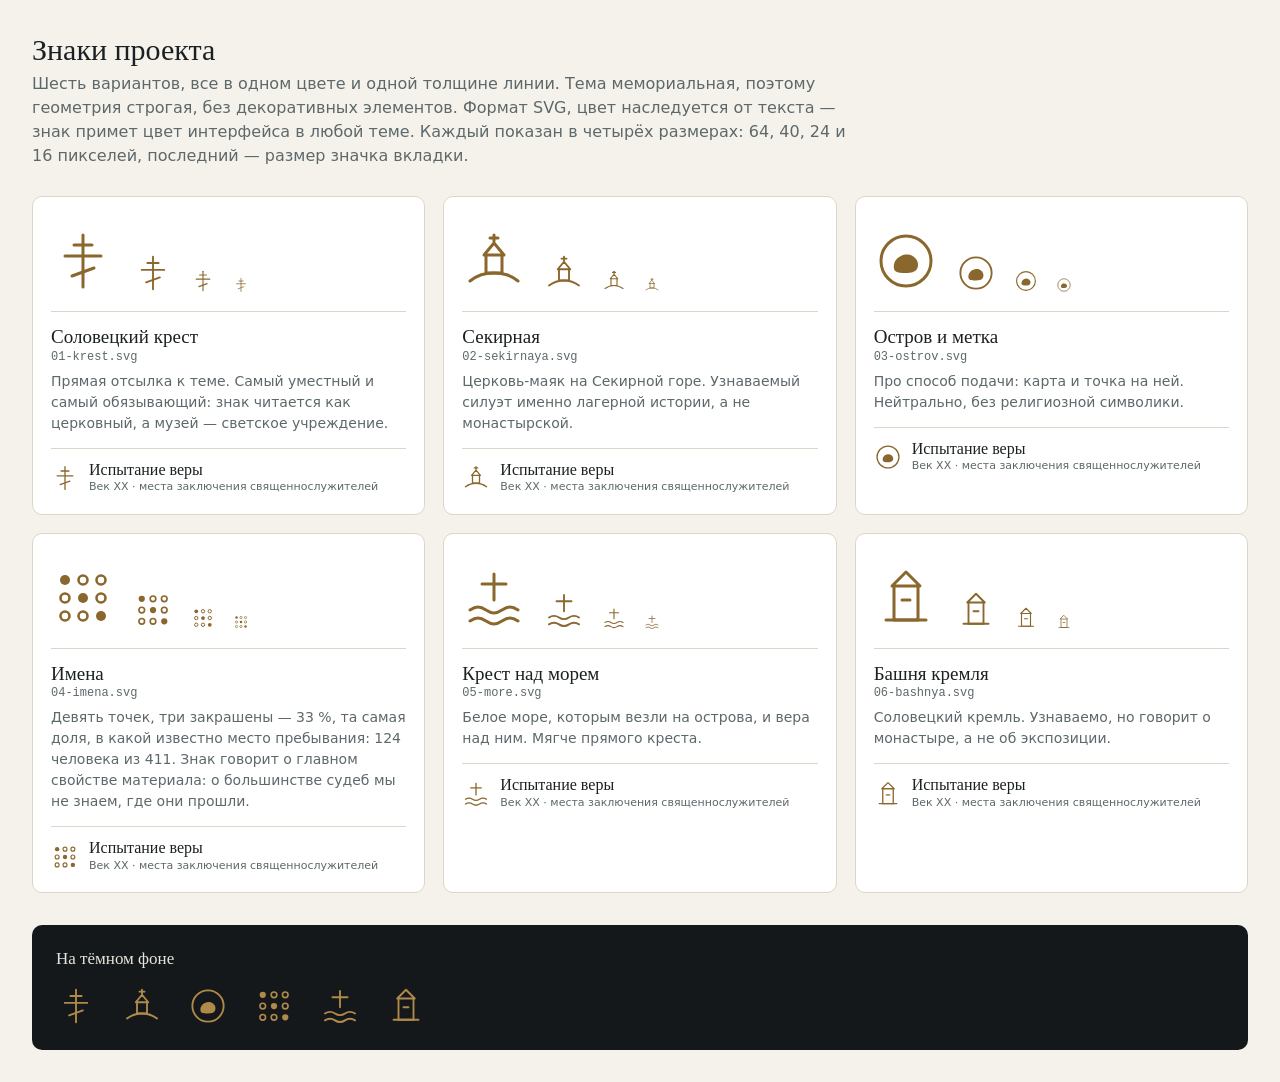
<file: app/assets/logo/просмотр.html>
<!doctype html>
<html lang="ru"><head><meta charset="utf-8">
<title>Знаки проекта — просмотр</title>
<style>
:root{--bg:#f5f2ec;--ink:#1b2022;--dim:#5d686b;--line:#ddd5c7;--accent:#8a672c}
*{box-sizing:border-box}
body{margin:0;padding:32px;background:var(--bg);color:var(--ink);
     font:16px/1.5 system-ui,"Segoe UI",-apple-system,sans-serif}
h1{font:400 30px/1.2 Georgia,serif;margin:0 0 4px}
.lead{color:var(--dim);margin:0 0 28px;max-width:52em}
.grid{display:grid;grid-template-columns:repeat(auto-fill,minmax(320px,1fr));gap:18px}
.card{border:1px solid var(--line);border-radius:10px;padding:18px;background:#fff}
.row{display:flex;align-items:flex-end;gap:18px;color:var(--accent);
     padding:14px 0 18px;border-bottom:1px solid var(--line);margin-bottom:14px}
.m{display:inline-flex}
.m--64 svg{width:64px;height:64px}.m--40 svg{width:40px;height:40px}
.m--28 svg{width:28px;height:28px}.m--24 svg{width:24px;height:24px}
.m--16 svg{width:16px;height:16px}
h2{font:400 19px/1.2 Georgia,serif;margin:0 0 2px}
.file{margin:0 0 8px;font:12px/1 ui-monospace,Menlo,monospace;color:var(--dim)}
.note{margin:0 0 14px;font-size:14px;color:var(--dim)}
.lock{display:flex;align-items:center;gap:10px;color:var(--accent);
      border-top:1px solid var(--line);padding-top:12px}
.lock__t b{display:block;font:400 16px/1.15 Georgia,serif;color:var(--ink)}
.lock__t small{display:block;font-size:11px;color:var(--dim)}
.dark{margin-top:32px;background:#14181a;border-radius:10px;padding:24px}
.dark h3{margin:0 0 16px;font:400 17px/1.2 Georgia,serif;color:#e8e4dc}
.dark .row{color:#b08a4a;border:0;padding:0;margin:0;flex-wrap:wrap;gap:26px}
</style></head><body>
<h1>Знаки проекта</h1>
<p class="lead">Шесть вариантов, все в одном цвете и одной толщине линии. Тема мемориальная,
поэтому геометрия строгая, без декоративных элементов. Формат SVG, цвет наследуется
от текста — знак примет цвет интерфейса в любой теме. Каждый показан в четырёх размерах:
64, 40, 24 и 16 пикселей, последний — размер значка вкладки.</p>
<div class="grid"><article class="card">
  <div class="row">
    <span class="m m--64"><svg xmlns="http://www.w3.org/2000/svg" viewBox="0 0 64 64" fill="none"
     stroke="currentColor" stroke-width="3" stroke-linecap="round">
  <title>Соловецкий крест</title>
  <!-- Восьмиконечный крест: прямая отсылка к теме экспозиции -->
  <path d="M32 6v52"/>
  <path d="M23 16h18"/>
  <path d="M14 27h36"/>
  <path d="M21 47l22-8"/>
</svg></span>
    <span class="m m--40"><svg xmlns="http://www.w3.org/2000/svg" viewBox="0 0 64 64" fill="none"
     stroke="currentColor" stroke-width="3" stroke-linecap="round">
  <title>Соловецкий крест</title>
  <!-- Восьмиконечный крест: прямая отсылка к теме экспозиции -->
  <path d="M32 6v52"/>
  <path d="M23 16h18"/>
  <path d="M14 27h36"/>
  <path d="M21 47l22-8"/>
</svg></span>
    <span class="m m--24"><svg xmlns="http://www.w3.org/2000/svg" viewBox="0 0 64 64" fill="none"
     stroke="currentColor" stroke-width="3" stroke-linecap="round">
  <title>Соловецкий крест</title>
  <!-- Восьмиконечный крест: прямая отсылка к теме экспозиции -->
  <path d="M32 6v52"/>
  <path d="M23 16h18"/>
  <path d="M14 27h36"/>
  <path d="M21 47l22-8"/>
</svg></span>
    <span class="m m--16"><svg xmlns="http://www.w3.org/2000/svg" viewBox="0 0 64 64" fill="none"
     stroke="currentColor" stroke-width="3" stroke-linecap="round">
  <title>Соловецкий крест</title>
  <!-- Восьмиконечный крест: прямая отсылка к теме экспозиции -->
  <path d="M32 6v52"/>
  <path d="M23 16h18"/>
  <path d="M14 27h36"/>
  <path d="M21 47l22-8"/>
</svg></span>
  </div>
  <h2>Соловецкий крест</h2>
  <p class="file">01-krest.svg</p>
  <p class="note">Прямая отсылка к теме. Самый уместный и самый обязывающий: знак читается как церковный, а музей — светское учреждение.</p>
  <div class="lock"><span class="m m--28"><svg xmlns="http://www.w3.org/2000/svg" viewBox="0 0 64 64" fill="none"
     stroke="currentColor" stroke-width="3" stroke-linecap="round">
  <title>Соловецкий крест</title>
  <!-- Восьмиконечный крест: прямая отсылка к теме экспозиции -->
  <path d="M32 6v52"/>
  <path d="M23 16h18"/>
  <path d="M14 27h36"/>
  <path d="M21 47l22-8"/>
</svg></span>
    <span class="lock__t"><b>Испытание веры</b><small>Век ХХ · места заключения священнослужителей</small></span>
  </div>
</article>
<article class="card">
  <div class="row">
    <span class="m m--64"><svg xmlns="http://www.w3.org/2000/svg" viewBox="0 0 64 64" fill="none"
     stroke="currentColor" stroke-width="3" stroke-linecap="round" stroke-linejoin="round">
  <title>Церковь-маяк на Секирной горе</title>
  <!-- Самый узнаваемый силуэт лагерной Голгофы -->
  <path d="M32 6v6"/>
  <path d="M28 9h8"/>
  <path d="M32 14l10 12H22z"/>
  <path d="M24 26v18h16V26"/>
  <path d="M8 52c8-6 14-8 24-8s16 2 24 8"/>
</svg></span>
    <span class="m m--40"><svg xmlns="http://www.w3.org/2000/svg" viewBox="0 0 64 64" fill="none"
     stroke="currentColor" stroke-width="3" stroke-linecap="round" stroke-linejoin="round">
  <title>Церковь-маяк на Секирной горе</title>
  <!-- Самый узнаваемый силуэт лагерной Голгофы -->
  <path d="M32 6v6"/>
  <path d="M28 9h8"/>
  <path d="M32 14l10 12H22z"/>
  <path d="M24 26v18h16V26"/>
  <path d="M8 52c8-6 14-8 24-8s16 2 24 8"/>
</svg></span>
    <span class="m m--24"><svg xmlns="http://www.w3.org/2000/svg" viewBox="0 0 64 64" fill="none"
     stroke="currentColor" stroke-width="3" stroke-linecap="round" stroke-linejoin="round">
  <title>Церковь-маяк на Секирной горе</title>
  <!-- Самый узнаваемый силуэт лагерной Голгофы -->
  <path d="M32 6v6"/>
  <path d="M28 9h8"/>
  <path d="M32 14l10 12H22z"/>
  <path d="M24 26v18h16V26"/>
  <path d="M8 52c8-6 14-8 24-8s16 2 24 8"/>
</svg></span>
    <span class="m m--16"><svg xmlns="http://www.w3.org/2000/svg" viewBox="0 0 64 64" fill="none"
     stroke="currentColor" stroke-width="3" stroke-linecap="round" stroke-linejoin="round">
  <title>Церковь-маяк на Секирной горе</title>
  <!-- Самый узнаваемый силуэт лагерной Голгофы -->
  <path d="M32 6v6"/>
  <path d="M28 9h8"/>
  <path d="M32 14l10 12H22z"/>
  <path d="M24 26v18h16V26"/>
  <path d="M8 52c8-6 14-8 24-8s16 2 24 8"/>
</svg></span>
  </div>
  <h2>Секирная</h2>
  <p class="file">02-sekirnaya.svg</p>
  <p class="note">Церковь-маяк на Секирной горе. Узнаваемый силуэт именно лагерной истории, а не монастырской.</p>
  <div class="lock"><span class="m m--28"><svg xmlns="http://www.w3.org/2000/svg" viewBox="0 0 64 64" fill="none"
     stroke="currentColor" stroke-width="3" stroke-linecap="round" stroke-linejoin="round">
  <title>Церковь-маяк на Секирной горе</title>
  <!-- Самый узнаваемый силуэт лагерной Голгофы -->
  <path d="M32 6v6"/>
  <path d="M28 9h8"/>
  <path d="M32 14l10 12H22z"/>
  <path d="M24 26v18h16V26"/>
  <path d="M8 52c8-6 14-8 24-8s16 2 24 8"/>
</svg></span>
    <span class="lock__t"><b>Испытание веры</b><small>Век ХХ · места заключения священнослужителей</small></span>
  </div>
</article>
<article class="card">
  <div class="row">
    <span class="m m--64"><svg xmlns="http://www.w3.org/2000/svg" viewBox="0 0 64 64">
  <title>Остров и метка</title>
  <!-- Карта как способ подачи: остров в круге, на нём точка.
       Остров именно залит — незамкнутая дуга читалась как улыбка. -->
  <circle cx="32" cy="32" r="25" fill="none" stroke="currentColor" stroke-width="3"/>
  <path fill="currentColor"
        d="M20 40c-1-6 2-11 7-13 4-2 9-2 13 1 4 3 5 8 3 12-2 3-6 4-11 4s-11 0-12-4z"/>
  <circle cx="30" cy="33" r="4.5" fill="none" stroke="currentColor"
          stroke-width="3" stroke-linecap="round"/>
</svg></span>
    <span class="m m--40"><svg xmlns="http://www.w3.org/2000/svg" viewBox="0 0 64 64">
  <title>Остров и метка</title>
  <!-- Карта как способ подачи: остров в круге, на нём точка.
       Остров именно залит — незамкнутая дуга читалась как улыбка. -->
  <circle cx="32" cy="32" r="25" fill="none" stroke="currentColor" stroke-width="3"/>
  <path fill="currentColor"
        d="M20 40c-1-6 2-11 7-13 4-2 9-2 13 1 4 3 5 8 3 12-2 3-6 4-11 4s-11 0-12-4z"/>
  <circle cx="30" cy="33" r="4.5" fill="none" stroke="currentColor"
          stroke-width="3" stroke-linecap="round"/>
</svg></span>
    <span class="m m--24"><svg xmlns="http://www.w3.org/2000/svg" viewBox="0 0 64 64">
  <title>Остров и метка</title>
  <!-- Карта как способ подачи: остров в круге, на нём точка.
       Остров именно залит — незамкнутая дуга читалась как улыбка. -->
  <circle cx="32" cy="32" r="25" fill="none" stroke="currentColor" stroke-width="3"/>
  <path fill="currentColor"
        d="M20 40c-1-6 2-11 7-13 4-2 9-2 13 1 4 3 5 8 3 12-2 3-6 4-11 4s-11 0-12-4z"/>
  <circle cx="30" cy="33" r="4.5" fill="none" stroke="currentColor"
          stroke-width="3" stroke-linecap="round"/>
</svg></span>
    <span class="m m--16"><svg xmlns="http://www.w3.org/2000/svg" viewBox="0 0 64 64">
  <title>Остров и метка</title>
  <!-- Карта как способ подачи: остров в круге, на нём точка.
       Остров именно залит — незамкнутая дуга читалась как улыбка. -->
  <circle cx="32" cy="32" r="25" fill="none" stroke="currentColor" stroke-width="3"/>
  <path fill="currentColor"
        d="M20 40c-1-6 2-11 7-13 4-2 9-2 13 1 4 3 5 8 3 12-2 3-6 4-11 4s-11 0-12-4z"/>
  <circle cx="30" cy="33" r="4.5" fill="none" stroke="currentColor"
          stroke-width="3" stroke-linecap="round"/>
</svg></span>
  </div>
  <h2>Остров и метка</h2>
  <p class="file">03-ostrov.svg</p>
  <p class="note">Про способ подачи: карта и точка на ней. Нейтрально, без религиозной символики.</p>
  <div class="lock"><span class="m m--28"><svg xmlns="http://www.w3.org/2000/svg" viewBox="0 0 64 64">
  <title>Остров и метка</title>
  <!-- Карта как способ подачи: остров в круге, на нём точка.
       Остров именно залит — незамкнутая дуга читалась как улыбка. -->
  <circle cx="32" cy="32" r="25" fill="none" stroke="currentColor" stroke-width="3"/>
  <path fill="currentColor"
        d="M20 40c-1-6 2-11 7-13 4-2 9-2 13 1 4 3 5 8 3 12-2 3-6 4-11 4s-11 0-12-4z"/>
  <circle cx="30" cy="33" r="4.5" fill="none" stroke="currentColor"
          stroke-width="3" stroke-linecap="round"/>
</svg></span>
    <span class="lock__t"><b>Испытание веры</b><small>Век ХХ · места заключения священнослужителей</small></span>
  </div>
</article>
<article class="card">
  <div class="row">
    <span class="m m--64"><svg xmlns="http://www.w3.org/2000/svg" viewBox="0 0 64 64">
  <title>Имена: известные и неустановленные</title>
  <!-- Девять точек, три закрашены: 33 % — та доля, в какой известно место
       пребывания (124 человека из 411). Сетка крупная нарочно: мелкие точки
       на значке вкладки сливались в кашу. -->
  <g fill="none" stroke="currentColor" stroke-width="2.6">
    <circle cx="32" cy="14" r="4.5"/><circle cx="50" cy="14" r="4.5"/>
    <circle cx="14" cy="32" r="4.5"/><circle cx="50" cy="32" r="4.5"/>
    <circle cx="14" cy="50" r="4.5"/><circle cx="32" cy="50" r="4.5"/>
  </g>
  <g fill="currentColor">
    <circle cx="14" cy="14" r="5"/><circle cx="32" cy="32" r="5"/><circle cx="50" cy="50" r="5"/>
  </g>
</svg></span>
    <span class="m m--40"><svg xmlns="http://www.w3.org/2000/svg" viewBox="0 0 64 64">
  <title>Имена: известные и неустановленные</title>
  <!-- Девять точек, три закрашены: 33 % — та доля, в какой известно место
       пребывания (124 человека из 411). Сетка крупная нарочно: мелкие точки
       на значке вкладки сливались в кашу. -->
  <g fill="none" stroke="currentColor" stroke-width="2.6">
    <circle cx="32" cy="14" r="4.5"/><circle cx="50" cy="14" r="4.5"/>
    <circle cx="14" cy="32" r="4.5"/><circle cx="50" cy="32" r="4.5"/>
    <circle cx="14" cy="50" r="4.5"/><circle cx="32" cy="50" r="4.5"/>
  </g>
  <g fill="currentColor">
    <circle cx="14" cy="14" r="5"/><circle cx="32" cy="32" r="5"/><circle cx="50" cy="50" r="5"/>
  </g>
</svg></span>
    <span class="m m--24"><svg xmlns="http://www.w3.org/2000/svg" viewBox="0 0 64 64">
  <title>Имена: известные и неустановленные</title>
  <!-- Девять точек, три закрашены: 33 % — та доля, в какой известно место
       пребывания (124 человека из 411). Сетка крупная нарочно: мелкие точки
       на значке вкладки сливались в кашу. -->
  <g fill="none" stroke="currentColor" stroke-width="2.6">
    <circle cx="32" cy="14" r="4.5"/><circle cx="50" cy="14" r="4.5"/>
    <circle cx="14" cy="32" r="4.5"/><circle cx="50" cy="32" r="4.5"/>
    <circle cx="14" cy="50" r="4.5"/><circle cx="32" cy="50" r="4.5"/>
  </g>
  <g fill="currentColor">
    <circle cx="14" cy="14" r="5"/><circle cx="32" cy="32" r="5"/><circle cx="50" cy="50" r="5"/>
  </g>
</svg></span>
    <span class="m m--16"><svg xmlns="http://www.w3.org/2000/svg" viewBox="0 0 64 64">
  <title>Имена: известные и неустановленные</title>
  <!-- Девять точек, три закрашены: 33 % — та доля, в какой известно место
       пребывания (124 человека из 411). Сетка крупная нарочно: мелкие точки
       на значке вкладки сливались в кашу. -->
  <g fill="none" stroke="currentColor" stroke-width="2.6">
    <circle cx="32" cy="14" r="4.5"/><circle cx="50" cy="14" r="4.5"/>
    <circle cx="14" cy="32" r="4.5"/><circle cx="50" cy="32" r="4.5"/>
    <circle cx="14" cy="50" r="4.5"/><circle cx="32" cy="50" r="4.5"/>
  </g>
  <g fill="currentColor">
    <circle cx="14" cy="14" r="5"/><circle cx="32" cy="32" r="5"/><circle cx="50" cy="50" r="5"/>
  </g>
</svg></span>
  </div>
  <h2>Имена</h2>
  <p class="file">04-imena.svg</p>
  <p class="note">Девять точек, три закрашены — 33 %, та самая доля, в какой известно место пребывания: 124 человека из 411. Знак говорит о главном свойстве материала: о большинстве судеб мы не знаем, где они прошли.</p>
  <div class="lock"><span class="m m--28"><svg xmlns="http://www.w3.org/2000/svg" viewBox="0 0 64 64">
  <title>Имена: известные и неустановленные</title>
  <!-- Девять точек, три закрашены: 33 % — та доля, в какой известно место
       пребывания (124 человека из 411). Сетка крупная нарочно: мелкие точки
       на значке вкладки сливались в кашу. -->
  <g fill="none" stroke="currentColor" stroke-width="2.6">
    <circle cx="32" cy="14" r="4.5"/><circle cx="50" cy="14" r="4.5"/>
    <circle cx="14" cy="32" r="4.5"/><circle cx="50" cy="32" r="4.5"/>
    <circle cx="14" cy="50" r="4.5"/><circle cx="32" cy="50" r="4.5"/>
  </g>
  <g fill="currentColor">
    <circle cx="14" cy="14" r="5"/><circle cx="32" cy="32" r="5"/><circle cx="50" cy="50" r="5"/>
  </g>
</svg></span>
    <span class="lock__t"><b>Испытание веры</b><small>Век ХХ · места заключения священнослужителей</small></span>
  </div>
</article>
<article class="card">
  <div class="row">
    <span class="m m--64"><svg xmlns="http://www.w3.org/2000/svg" viewBox="0 0 64 64" fill="none"
     stroke="currentColor" stroke-width="3" stroke-linecap="round">
  <title>Крест над Белым морем</title>
  <!-- Море, которым везли на острова, и вера над ним -->
  <path d="M32 8v26"/>
  <path d="M20 18h24"/>
  <path d="M8 44c6-4 10-4 16 0s10 4 16 0 10-4 16 0"/>
  <path d="M8 55c6-4 10-4 16 0s10 4 16 0 10-4 16 0"/>
</svg></span>
    <span class="m m--40"><svg xmlns="http://www.w3.org/2000/svg" viewBox="0 0 64 64" fill="none"
     stroke="currentColor" stroke-width="3" stroke-linecap="round">
  <title>Крест над Белым морем</title>
  <!-- Море, которым везли на острова, и вера над ним -->
  <path d="M32 8v26"/>
  <path d="M20 18h24"/>
  <path d="M8 44c6-4 10-4 16 0s10 4 16 0 10-4 16 0"/>
  <path d="M8 55c6-4 10-4 16 0s10 4 16 0 10-4 16 0"/>
</svg></span>
    <span class="m m--24"><svg xmlns="http://www.w3.org/2000/svg" viewBox="0 0 64 64" fill="none"
     stroke="currentColor" stroke-width="3" stroke-linecap="round">
  <title>Крест над Белым морем</title>
  <!-- Море, которым везли на острова, и вера над ним -->
  <path d="M32 8v26"/>
  <path d="M20 18h24"/>
  <path d="M8 44c6-4 10-4 16 0s10 4 16 0 10-4 16 0"/>
  <path d="M8 55c6-4 10-4 16 0s10 4 16 0 10-4 16 0"/>
</svg></span>
    <span class="m m--16"><svg xmlns="http://www.w3.org/2000/svg" viewBox="0 0 64 64" fill="none"
     stroke="currentColor" stroke-width="3" stroke-linecap="round">
  <title>Крест над Белым морем</title>
  <!-- Море, которым везли на острова, и вера над ним -->
  <path d="M32 8v26"/>
  <path d="M20 18h24"/>
  <path d="M8 44c6-4 10-4 16 0s10 4 16 0 10-4 16 0"/>
  <path d="M8 55c6-4 10-4 16 0s10 4 16 0 10-4 16 0"/>
</svg></span>
  </div>
  <h2>Крест над морем</h2>
  <p class="file">05-more.svg</p>
  <p class="note">Белое море, которым везли на острова, и вера над ним. Мягче прямого креста.</p>
  <div class="lock"><span class="m m--28"><svg xmlns="http://www.w3.org/2000/svg" viewBox="0 0 64 64" fill="none"
     stroke="currentColor" stroke-width="3" stroke-linecap="round">
  <title>Крест над Белым морем</title>
  <!-- Море, которым везли на острова, и вера над ним -->
  <path d="M32 8v26"/>
  <path d="M20 18h24"/>
  <path d="M8 44c6-4 10-4 16 0s10 4 16 0 10-4 16 0"/>
  <path d="M8 55c6-4 10-4 16 0s10 4 16 0 10-4 16 0"/>
</svg></span>
    <span class="lock__t"><b>Испытание веры</b><small>Век ХХ · места заключения священнослужителей</small></span>
  </div>
</article>
<article class="card">
  <div class="row">
    <span class="m m--64"><svg xmlns="http://www.w3.org/2000/svg" viewBox="0 0 64 64" fill="none"
     stroke="currentColor" stroke-width="3" stroke-linecap="round" stroke-linejoin="round">
  <title>Башня Соловецкого кремля</title>
  <path d="M32 6l14 14H18z"/>
  <path d="M20 20v34h24V20"/>
  <path d="M28 34h8"/>
  <path d="M12 54h40"/>
</svg></span>
    <span class="m m--40"><svg xmlns="http://www.w3.org/2000/svg" viewBox="0 0 64 64" fill="none"
     stroke="currentColor" stroke-width="3" stroke-linecap="round" stroke-linejoin="round">
  <title>Башня Соловецкого кремля</title>
  <path d="M32 6l14 14H18z"/>
  <path d="M20 20v34h24V20"/>
  <path d="M28 34h8"/>
  <path d="M12 54h40"/>
</svg></span>
    <span class="m m--24"><svg xmlns="http://www.w3.org/2000/svg" viewBox="0 0 64 64" fill="none"
     stroke="currentColor" stroke-width="3" stroke-linecap="round" stroke-linejoin="round">
  <title>Башня Соловецкого кремля</title>
  <path d="M32 6l14 14H18z"/>
  <path d="M20 20v34h24V20"/>
  <path d="M28 34h8"/>
  <path d="M12 54h40"/>
</svg></span>
    <span class="m m--16"><svg xmlns="http://www.w3.org/2000/svg" viewBox="0 0 64 64" fill="none"
     stroke="currentColor" stroke-width="3" stroke-linecap="round" stroke-linejoin="round">
  <title>Башня Соловецкого кремля</title>
  <path d="M32 6l14 14H18z"/>
  <path d="M20 20v34h24V20"/>
  <path d="M28 34h8"/>
  <path d="M12 54h40"/>
</svg></span>
  </div>
  <h2>Башня кремля</h2>
  <p class="file">06-bashnya.svg</p>
  <p class="note">Соловецкий кремль. Узнаваемо, но говорит о монастыре, а не об экспозиции.</p>
  <div class="lock"><span class="m m--28"><svg xmlns="http://www.w3.org/2000/svg" viewBox="0 0 64 64" fill="none"
     stroke="currentColor" stroke-width="3" stroke-linecap="round" stroke-linejoin="round">
  <title>Башня Соловецкого кремля</title>
  <path d="M32 6l14 14H18z"/>
  <path d="M20 20v34h24V20"/>
  <path d="M28 34h8"/>
  <path d="M12 54h40"/>
</svg></span>
    <span class="lock__t"><b>Испытание веры</b><small>Век ХХ · места заключения священнослужителей</small></span>
  </div>
</article></div>
<div class="dark"><h3>На тёмном фоне</h3><div class="row"><span class="m m--40"><svg xmlns="http://www.w3.org/2000/svg" viewBox="0 0 64 64" fill="none"
     stroke="currentColor" stroke-width="3" stroke-linecap="round">
  <title>Соловецкий крест</title>
  <!-- Восьмиконечный крест: прямая отсылка к теме экспозиции -->
  <path d="M32 6v52"/>
  <path d="M23 16h18"/>
  <path d="M14 27h36"/>
  <path d="M21 47l22-8"/>
</svg></span><span class="m m--40"><svg xmlns="http://www.w3.org/2000/svg" viewBox="0 0 64 64" fill="none"
     stroke="currentColor" stroke-width="3" stroke-linecap="round" stroke-linejoin="round">
  <title>Церковь-маяк на Секирной горе</title>
  <!-- Самый узнаваемый силуэт лагерной Голгофы -->
  <path d="M32 6v6"/>
  <path d="M28 9h8"/>
  <path d="M32 14l10 12H22z"/>
  <path d="M24 26v18h16V26"/>
  <path d="M8 52c8-6 14-8 24-8s16 2 24 8"/>
</svg></span><span class="m m--40"><svg xmlns="http://www.w3.org/2000/svg" viewBox="0 0 64 64">
  <title>Остров и метка</title>
  <!-- Карта как способ подачи: остров в круге, на нём точка.
       Остров именно залит — незамкнутая дуга читалась как улыбка. -->
  <circle cx="32" cy="32" r="25" fill="none" stroke="currentColor" stroke-width="3"/>
  <path fill="currentColor"
        d="M20 40c-1-6 2-11 7-13 4-2 9-2 13 1 4 3 5 8 3 12-2 3-6 4-11 4s-11 0-12-4z"/>
  <circle cx="30" cy="33" r="4.5" fill="none" stroke="currentColor"
          stroke-width="3" stroke-linecap="round"/>
</svg></span><span class="m m--40"><svg xmlns="http://www.w3.org/2000/svg" viewBox="0 0 64 64">
  <title>Имена: известные и неустановленные</title>
  <!-- Девять точек, три закрашены: 33 % — та доля, в какой известно место
       пребывания (124 человека из 411). Сетка крупная нарочно: мелкие точки
       на значке вкладки сливались в кашу. -->
  <g fill="none" stroke="currentColor" stroke-width="2.6">
    <circle cx="32" cy="14" r="4.5"/><circle cx="50" cy="14" r="4.5"/>
    <circle cx="14" cy="32" r="4.5"/><circle cx="50" cy="32" r="4.5"/>
    <circle cx="14" cy="50" r="4.5"/><circle cx="32" cy="50" r="4.5"/>
  </g>
  <g fill="currentColor">
    <circle cx="14" cy="14" r="5"/><circle cx="32" cy="32" r="5"/><circle cx="50" cy="50" r="5"/>
  </g>
</svg></span><span class="m m--40"><svg xmlns="http://www.w3.org/2000/svg" viewBox="0 0 64 64" fill="none"
     stroke="currentColor" stroke-width="3" stroke-linecap="round">
  <title>Крест над Белым морем</title>
  <!-- Море, которым везли на острова, и вера над ним -->
  <path d="M32 8v26"/>
  <path d="M20 18h24"/>
  <path d="M8 44c6-4 10-4 16 0s10 4 16 0 10-4 16 0"/>
  <path d="M8 55c6-4 10-4 16 0s10 4 16 0 10-4 16 0"/>
</svg></span><span class="m m--40"><svg xmlns="http://www.w3.org/2000/svg" viewBox="0 0 64 64" fill="none"
     stroke="currentColor" stroke-width="3" stroke-linecap="round" stroke-linejoin="round">
  <title>Башня Соловецкого кремля</title>
  <path d="M32 6l14 14H18z"/>
  <path d="M20 20v34h24V20"/>
  <path d="M28 34h8"/>
  <path d="M12 54h40"/>
</svg></span></div></div>
</body></html>
</file>
